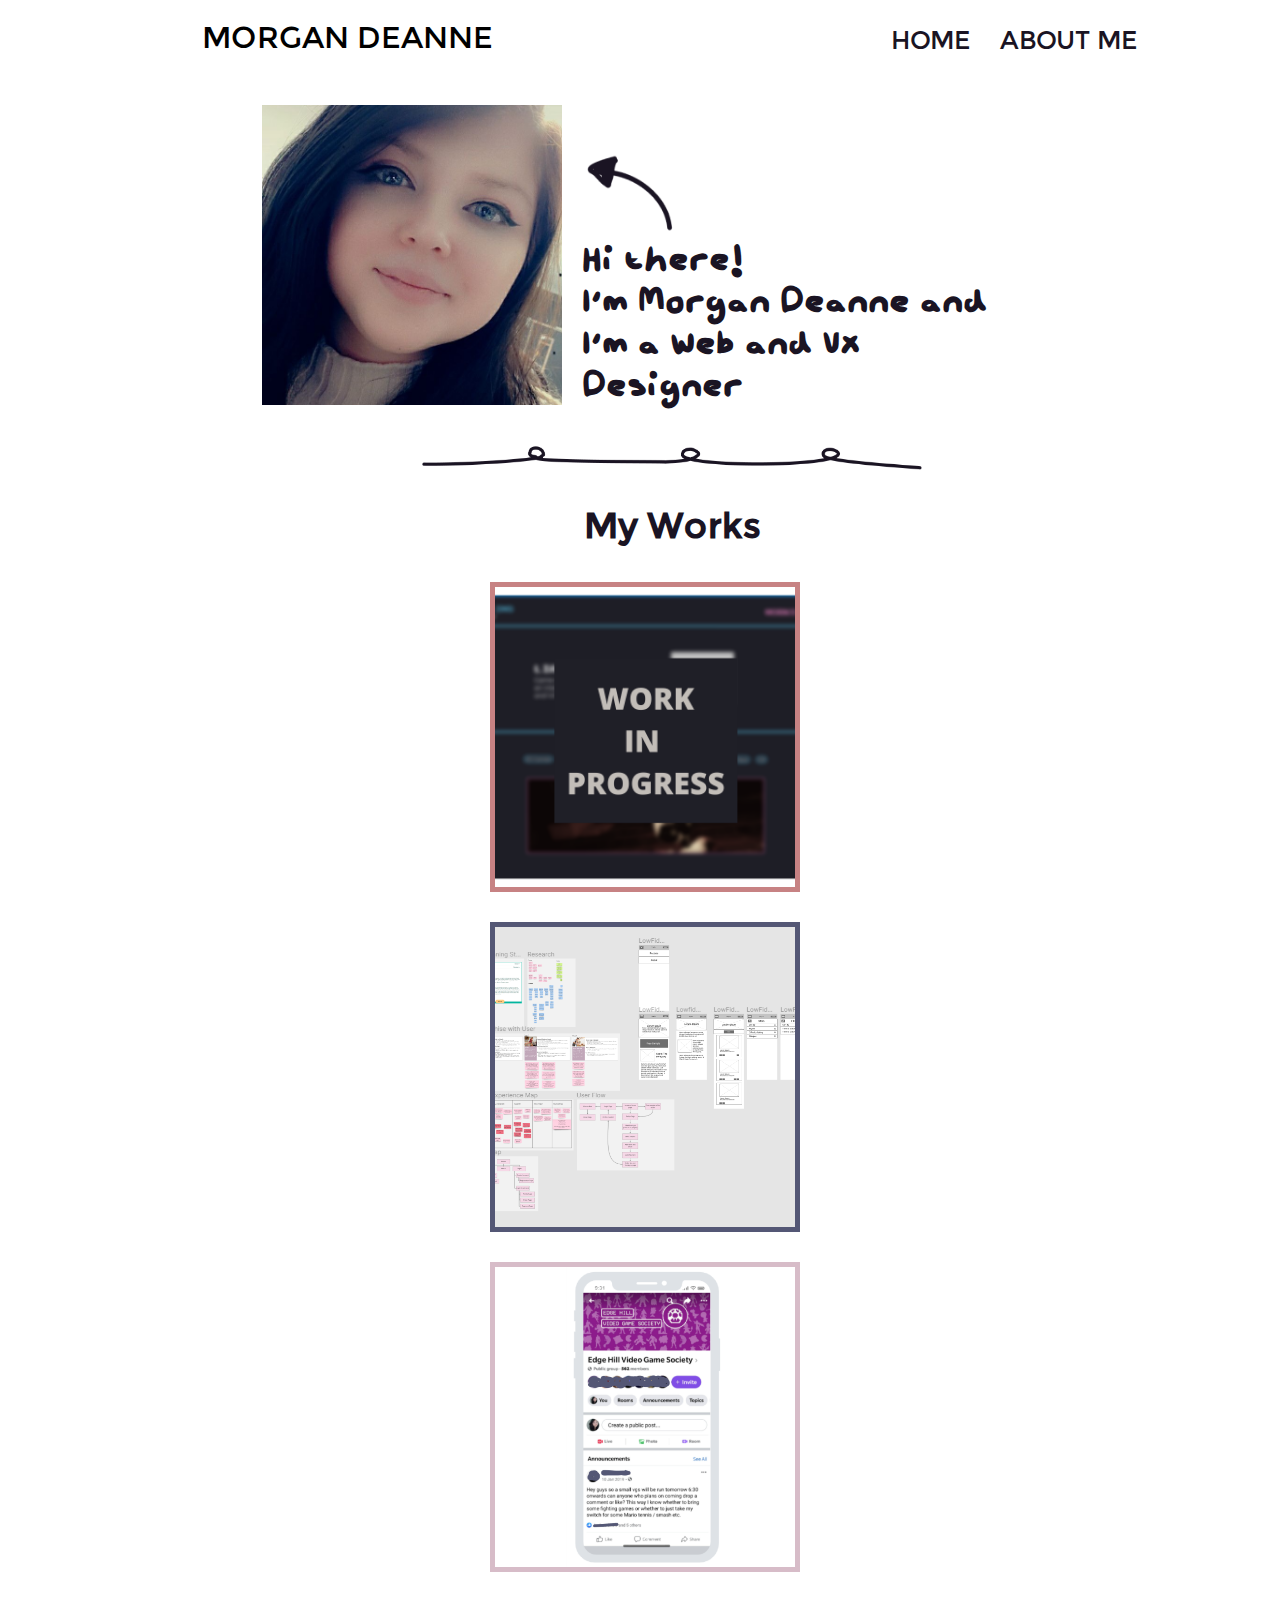
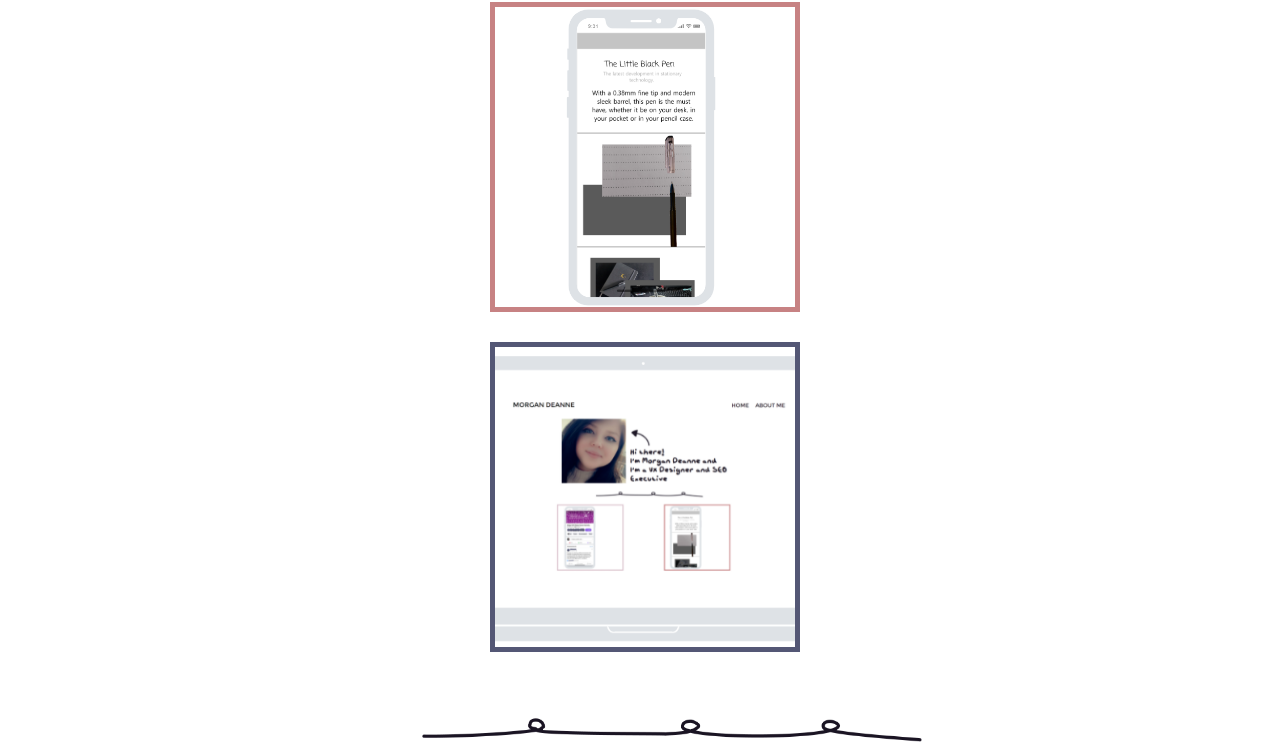
<file: index.html>
<!DOCTYPE html>
<html lang="en">
<head>
    <meta charset="UTF-8">
    <meta name="description" content="Morgan Deanne | UX Designer & SEO Specialist">
    <meta name="keywords" content="UX Designer, UX, SEO Specialist, SEO">
    <meta name="author" content="Morgan Deanne">
    <meta name="viewport" content="width=device-width, initial-scale=1.0">
    <title>Morgan Deanne | Web & UX Designer</title>

    <link rel="stylesheet" href="stylesheet.css"/>
    <link rel="stylesheet" href="layout.css"/>
</head>
<body>
    <header>
        <div id="morganDeanneLogo">MORGAN DEANNE</div>
        <nav>
            <a class="navbarLinks" href="index.html">HOME</a>
            <a class="navbarLinks" href="aboutme.html">ABOUT ME</a>
        </nav>
    </header>

    <section id="homeSummary">
        <div id="homeSummaryTop">
            <img alt="image of Morgan Deanne - A brown haired blue eyed female" id="imageHomeSummary" src="images-Home/meHome.jpg"/>
            <div id="doodleAndTextHomeSummary">
                <img alt="" id="doodleHomeSummary" src="images-Home/arrowDoodleLeftHigh.png"/>
                <h1 id="textHomeSummary" >Hi there!<br> I'm Morgan Deanne and<br> I'm a Web and UX <br>Designer</h1>
            </div>
        </div>

        <div id="homeSummaryBot"><img id="doodleDivider" src="images-Home/swirlyDivider.png"/>
        </div>
    </section>
    <section id="workCards">
        <h2>My Works</h2>
        <div id="workCardsTop">
            
            <div class="workCardWithSparkle">

                <img alt="" id="sparkle-left" class="sparkle" src="images-Home/sparkle-left.png" />

                <div id="workCardRed" class="workCard">
                    <img id="monitorMockup" class="workCardImage" alt="A website with Liam Mullins - Game Developer " src="images-Home/LiamMullins-ProfessionalPortoflioDesign1.png"/>
                    <div id="overlay-red" class="overlay">
                        <div id="1" class="workCardText">
                            <h3>Liam Mullins - Professional Portolio</h3>
                            <p>A design document for a clients portfolio and creation of the website.  </p>
                            <a href="indivdual-works/LiamMullins-ProfessionalPortfolio.html"  id="caseStudyLinkPurple">View Case Study</a>
                        </div>
                    </div>
                </div>

                <img alt="" id="sparkle-right" class="sparkle" src="images-Home/sparkle-right.png" />
            </div>
            
            <div class="workCardWithSparkle">

                <img alt="" id="sparkle-left" class="sparkle" src="images-Home/sparkle-left.png" />

                <div id="workCardPurple" class="workCard">
                    <img id="monitorMockup" class="workCardImage" alt="A Facebook Page that says Edge Hill Video Game Society. " src="images-Home/PopGut-UserExperienceDesign2.png"/>
                    <div id="overlay-purple" class="overlay">
                        <div id="1" class="workCardText">
                            <h3>PopGut - Resturant </h3>
                            <p> UX research and low fidelity prototype for a randomly generated design brief - PopGut, a new recipe box service </p>
                            <a href="indivdual-works/PopGut-UserExperienceResearch.html" id="caseStudyLinkRed">View Case Study</a>
                        </div>
                    </div>
                </div>

                <img alt=""id="sparkle-right" class="sparkle" src="images-Home/sparkle-right.png" />
            </div>

            <div class="workCardWithSparkle">

                <img alt="" id="sparkle-left" class="sparkle" src="images-Home/sparkle-left.png" />

                <div id="workCardPink" class="workCard">
                    <img class="workCardImage" alt="A Facebook Page that says Edge Hill Video Game Society. " src="images-Home/VGS-GraphicDesign-MobileMockup.png"/>
                    <div id="overlay-pink" class="overlay">
                        <div id="1" class="workCardText">
                            <h3>VGS Banner/Logo Redesign</h3>
                            <p>A redesign of the Edge Hill Video Game society logo for socials </p>
                            <a href="indivdual-works/VGS%20-%20GraphicDesign.html" id="caseStudyLinkRed">View Case Study</a>
                        </div>
                    </div>
                </div>

                <img alt=""id="sparkle-right" class="sparkle" src="images-Home/sparkle-right.png" />
            </div>
            
            <div class="workCardWithSparkle">

                <img alt="" id="sparkle-left" class="sparkle" src="images-Home/sparkle-left.png" />

                <div id="workCardRed" class="workCard">
                    <img class="workCardImage" alt="A website on it that says Little Black Pen. " src="images-Home/LBP-MotionDesign-MobileMockup.png"/>
                    <div id="overlay-red" class="overlay">
                        <div id="1" class="workCardText">
                            <h3>Little Black Pen Motion Design</h3>
                            <p>A research into motion design with products.  </p>
                            <a href="indivdual-works/LBP%20-%20MotionDesign.html"  id="caseStudyLinkPurple">View Case Study</a>
                        </div>
                    </div>
                </div>

                <img alt="" id="sparkle-right" class="sparkle" src="images-Home/sparkle-right.png" />
            </div>
            
            <div class="workCardWithSparkle">

                <img id="sparkle-left" class="sparkle" src="images-Home/sparkle-left.png" />

                <div id="workCardPurple" class="workCard">
                    <img id="monitorMockup" class="workCardImage" alt="A website on it that says Morgan Deanne. " src="images-Home/PortfolioMockUp.png"/>
                    <div id="overlay-purple" class="overlay">
                        <div id="1" class="workCardText">
                            <h3>This Portfolio</h3>
                            <p>Want to know my thought process behind this portfolio website? Check the link below!  </p>
                            <a href="indivdual-works/Portfolio.html" id="caseStudyLinkPurple">View Case Study</a>
                        </div>
                    </div>
                </div>

                <img id="sparkle-right" class="sparkle" src="images-Home/sparkle-right.png" />
            </div>

        </div>

        <div id="workCardsBot">
            <img alt="" id="doodleDivider" src="images-Home/swirlyDivider.png"/>
        </div>
    </section>


</body>
</html>
</file>
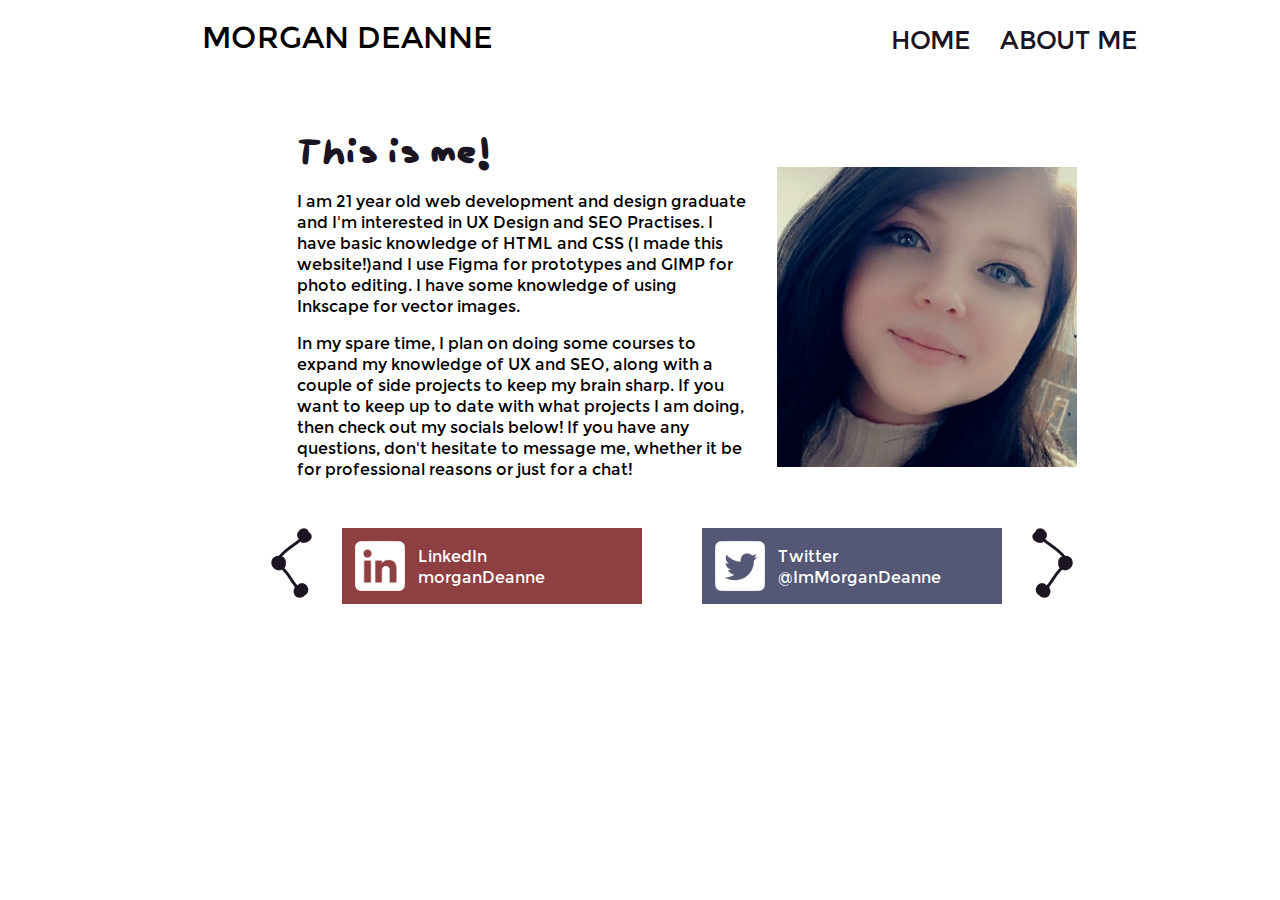
<file: aboutme.html>
<!DOCTYPE html>
<html lang="en"s>
<head>
    <meta charset="UTF-8">
    <meta name="description" content="Morgan Deanne | UX Designer & SEO Specialist">
    <meta name="keywords" content="UX Designer, UX, SEO Specialist, SEO">
    <meta name="author" content="Morgan Deanne">
    <meta name="viewport" content="width=device-width, initial-scale=1.0">
    <title>Morgan Deanne | Web & UX Designer</title>
    
    <link rel="stylesheet" href="stylesheet.css"/>
    <link rel="stylesheet" href="layout.css"/>
</head>
<body>
    <header>
        <div id="morganDeanneLogo">MORGAN DEANNE</div>
        <nav>
            <a class="navbarLinks" href="index.html">HOME</a>
            <a class="navbarLinks" href="aboutme.html">ABOUT ME</a>
        </nav>
    </header>
    
    <section id="aboutmeSummary">
        <div id="aboutmeSummaryTop">
            <div id="aboutmeText">
                <h1 id="textHomeSummary" >This is me!</h1>
                <p>I am 21 year old web development and design graduate and I'm interested in UX Design and SEO Practises. I have basic knowledge of HTML and CSS (I made this website!)and I use Figma for prototypes and GIMP for photo editing. I have some knowledge of using Inkscape for vector images. </p>
                <p>In my spare time, I plan on doing some courses to expand my knowledge  of UX and SEO, along with a couple of side projects to keep my brain sharp. If you want to keep up to date with what projects I am doing, then check out my socials below! If you have any questions, don't hesitate to message me, whether it be for professional reasons or just for a chat! </p>
            </div>
            <img alt="image of Morgan Deanne - A brown haired blue eyed female" id="aboutmeImage" src="images-Home/meHome.jpg"/>
        </div>
    </section>
    
    <section id="aboutmeSocials">
        <img alt="" class="shareDoodle" src="images-Home/shareDoodle-left.png" />
        <div id="socialCardRed" class="socialCard">
            <a href="https://www.linkedin.com/in/morgan-deanne/">
            <img alt="LinkedIn Logo" class="socialImage" src="images-Home/linkedin-logo.png"/>
            <div id="socialCardText">
                <p id="socialCardTitle">LinkedIn</p>
                <p id="socialCardTag">morganDeanne</p>
            </div>
            </a>
        </div>
        <div id="socialCardPurple" class="socialCard">
            <a href="https://twitter.com/ImMorganDeanne">
            <img alt="LinkedIn Logo" class="socialImage" src="images-Home/twitter-logo.png"/>
            <div id="socialCardText">
                <p id="socialCardTitle">Twitter</p>
                <p id="socialCardTag">@ImMorganDeanne</p>
            </div>
            </a>
        </div>
        <img alt="" class="shareDoodle" src="images-Home/shareDoodle-right.png" />
    </section>
    

</body>
</html>
</file>
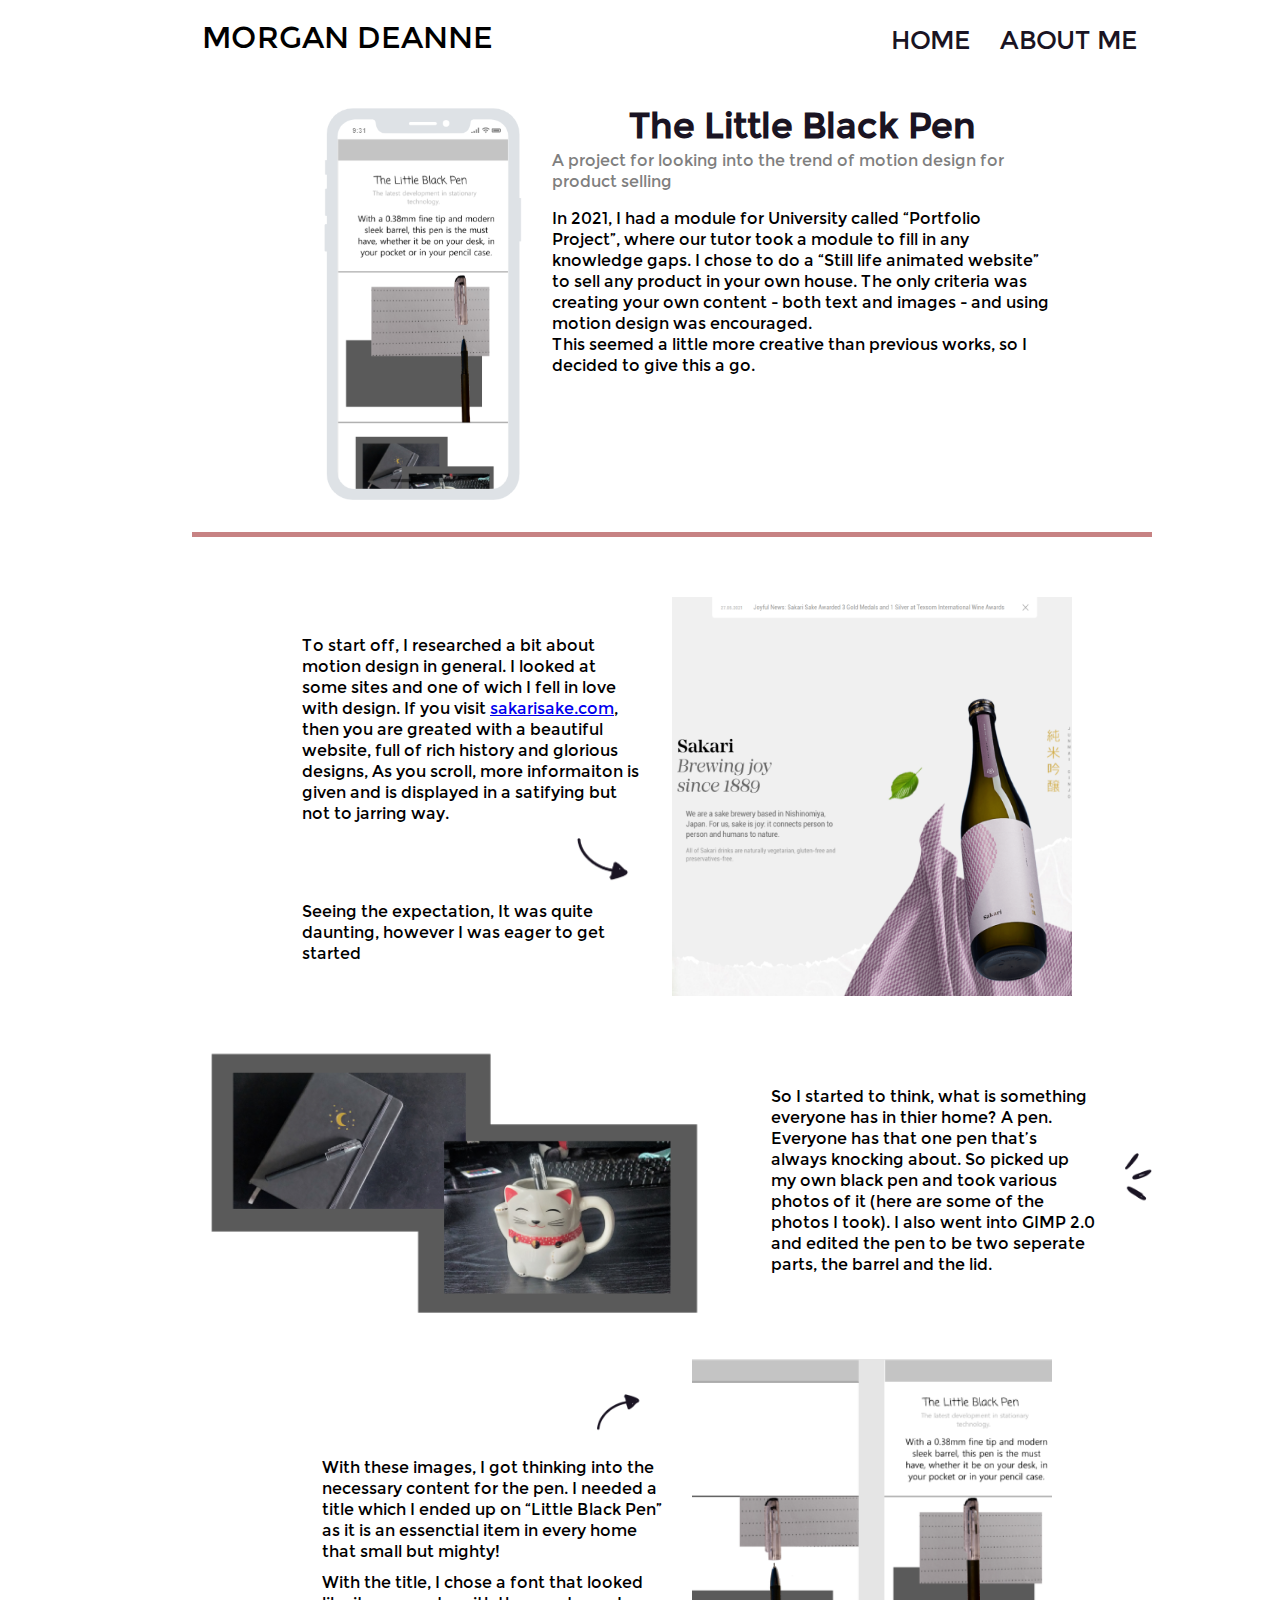
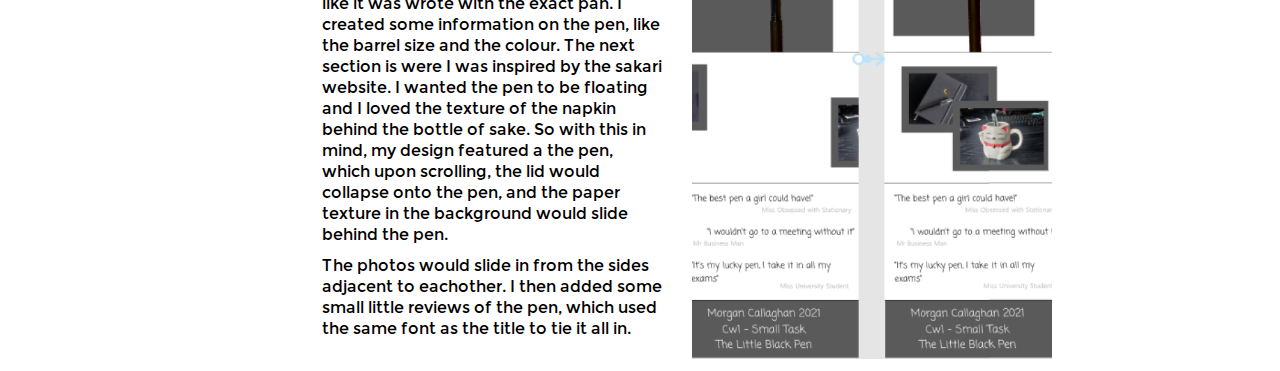
<file: indivdual-works/LBP - MotionDesign.html>
<!DOCTYPE html>
<html lang="en">
<head>
    <meta charset="UTF-8">
    <meta name="description" content="Morgan Deanne | LBP Motion Design">
    <meta name="keywords" content="Motion design">
    <meta name="author" content="Morgan Deanne">
    <meta name="viewport" content="width=device-width, initial-scale=1.0">
    <title>Morgan Deanne | LBP Motion Design</title>
    
    <link rel="stylesheet" href="../stylesheet.css"/>
    <link rel="stylesheet" href="../layout.css"/>
</head>
    
<body>
    
    <header>
        <div id="morganDeanneLogo">MORGAN DEANNE</div>
        <nav>
            <a class="navbarLinks" href="../index.html">HOME</a>
            <a class="navbarLinks" href="../aboutme.html">ABOUT ME</a>
        </nav>
    </header>
    
    <section id="indivWorkTopRed" class="indivWorkTop">
        <img alt="" id="indivWorksImage" src="../images-Home/LBP-MotionDesign-MobileMockup.png"/>
        <div class="indivWorksDesc">
            <h2>The Little Black Pen</h2>
            <p id="subtext">A project for looking into the trend of motion design for product selling</p>
            <p>In 2021, I had a module for University called “Portfolio Project”, where our tutor took a module to fill in any knowledge gaps. I chose to do a “Still life animated website” to sell any product in your own house. The only criteria was creating your own content - both text and images - and using motion design was encouraged. <br/> This seemed a little more creative than previous works, so I decided to give this a go.</p>
        </div>  
        
    </section>
    
    <section id="indivWorkBotRed" class="indivWorkBot">
        
        <div class="indivWorkSection">
            <div class="indivWorkText" id="indivWorkText1">
                <p>To start off, I researched a bit about motion design in general. I looked at some sites and one of wich I fell in love with design. If you visit <a href="https://sakarisake.com/">sakarisake.com</a>, then you are greated with a beautiful website, full of rich history and glorious designs, As you scroll, more informaiton is given and is displayed in a satifying but not to jarring way.</p>
                <img alt="" id="IndivWorkArrow1" src="../images-Home/arrowDoodleRightLow.png"/>
                <p>Seeing the expectation, It was quite daunting, however I was eager to get started</p>
            </div>
            <img alt="Screenshot of Sakari Sake site" id="LBPImage1" src="../images-Home/LBP-MotionDesign-1.png"/>
        </div>
        <div id="section2" class="indivWorkSection">
            <img alt="Two pictures of a pen on a book and a pen in a jar" id="LBPImage2" src="../images-Home/LBP-MotionDesign-2.png"/>
            <div class="indivWorkText" id="indivWorkText2">
                <p>So I started to think, what is something everyone has in thier home? A pen. Everyone has that one pen that’s always knocking about. So picked up my own black pen and took various photos of it (here are some of the photos I took). I also went into GIMP 2.0 and edited the pen to be two seperate parts, the barrel and the lid. </p>
            </div>
            <img alt="" id="IndivWorkSparkle1" src="../images-Home/sparkle-right.png"/>
            
        </div>
        <div id="section2" class="indivWorkSection">
            <div class="indivWorkText" id="indivWorkText2">
                <img alt="" id="indivWorkArrow2" src="../images-Home/arrowDoodleRightHigh.png"/>
                <p>With these images, I got thinking into the necessary content for the pen. I needed a title which I ended up on “Little Black Pen” as it is an essenctial item in every home that small but mighty!</p> 
                <p> With the title, I chose a font that looked like it was wrote with the exact pan. I created some information on the pen, like the barrel size and the colour. The next section is were I was inspired by the sakari website. I wanted the pen to be floating and I loved the texture of the napkin behind the bottle of sake. So with this in mind, my design featured a the pen, which upon scrolling, the lid would collapse onto the pen, and the paper texture in the background would slide behind the pen. </p> 
                <p> The photos would slide in from the sides adjacent to eachother. I then added some small little reviews of the pen, which used the same font as the title to tie it all in. </p>
            </div>
            <img alt="2 Figma mockups, one with pen cap off and one with it on" id="LBPImage3" src="../images-Home/LBP-MotionDesign-3.png"/>
        </div>
        
        

    
    </section>
    
</body>
</file>
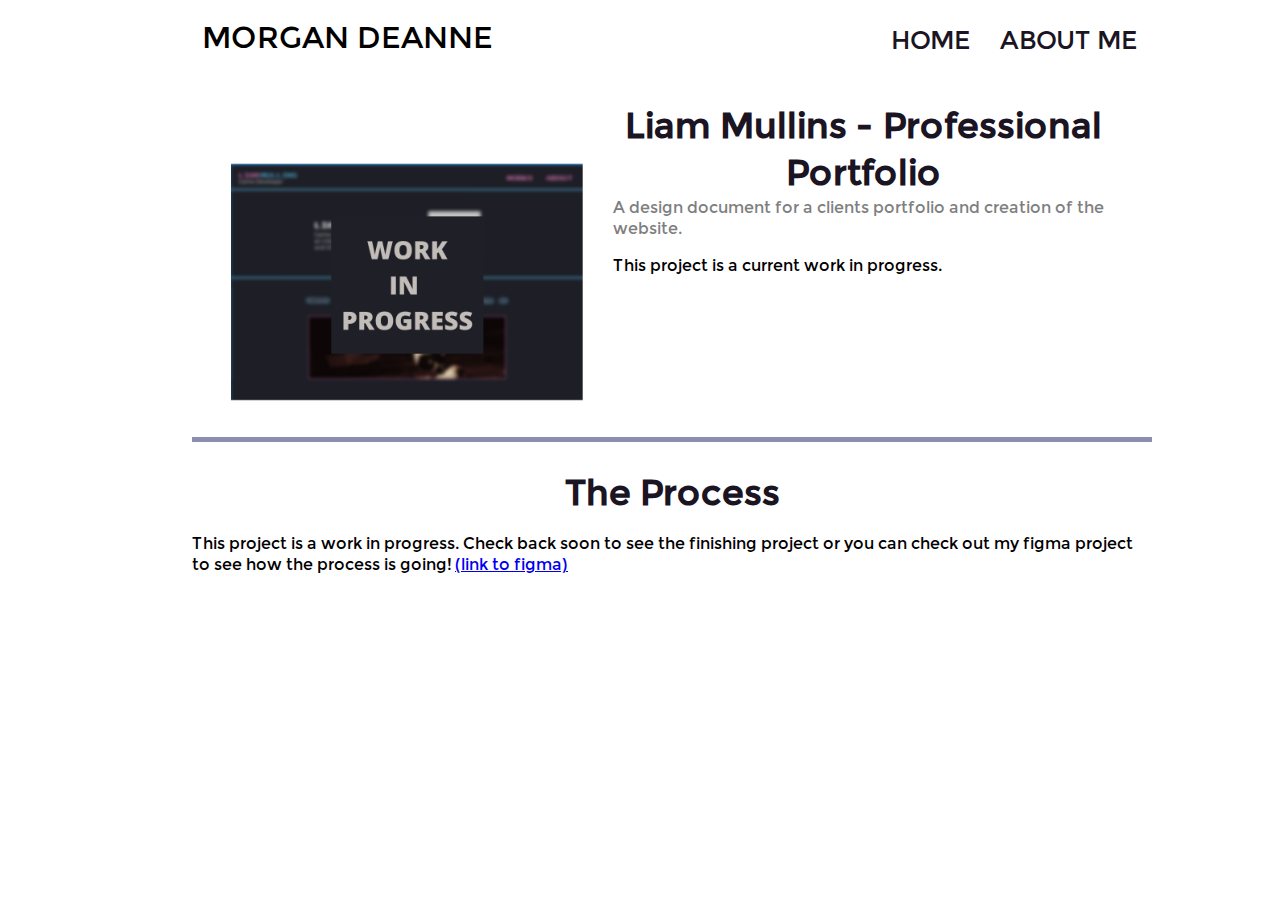
<file: indivdual-works/LiamMullins-ProfessionalPortfolio.html>
<!DOCTYPE html>
<html lang="en">
<head>
    <meta charset="UTF-8">
    <meta name="description" content="Morgan Deanne | VGS Graphic Design">
    <meta name="keywords" content="graphic design">
    <meta name="author" content="Morgan Deanne">
    <meta name="viewport" content="width=device-width, initial-scale=1.0">
    <title>Morgan Deanne | Portfolio Design</title>
    
    <link rel="stylesheet" href="../stylesheet.css"/>
    <link rel="stylesheet" href="../layout.css"/>
</head>
    
<body>
    
    <header>
        <div id="morganDeanneLogo">MORGAN DEANNE</div>
        <nav>
            <a class="navbarLinks" href="../index.html">HOME</a>
            <a class="navbarLinks" href="../aboutme.html">ABOUT ME</a>
        </nav>
    </header>
    <main>
    
    <section id="indivWorkTopPurple" class="indivWorkTop">
        <img id="indivWorksImageMonitor" src="../images-Home/LiamMullins-ProfessionalPortoflioDesign1.png"/>
        <div class="indivWorksDesc">
            <h2>Liam Mullins - Professional Portfolio</h2>
            <p id="subtext">A design document for a clients portfolio and creation of the website. </p>
            <p>This project is a current work in progress.</p>
        </div>  
        
    </section>
    
    <section id="indivWorkBotPink" class="indivWorkBot">
        <h2>The Process</h2>
        <p>This project is a work in progress. Check back soon to see the finishing project or you can check out my figma project to see how the process is going! <a href="https://www.figma.com/file/IHCTxDqx9bR1xfNcHHdszo/LiamMullins-Portfolio?node-id=0%3A1">(link to figma)</a></p>
        

        
        

    
    </section>
    </main>
</body>
</file>
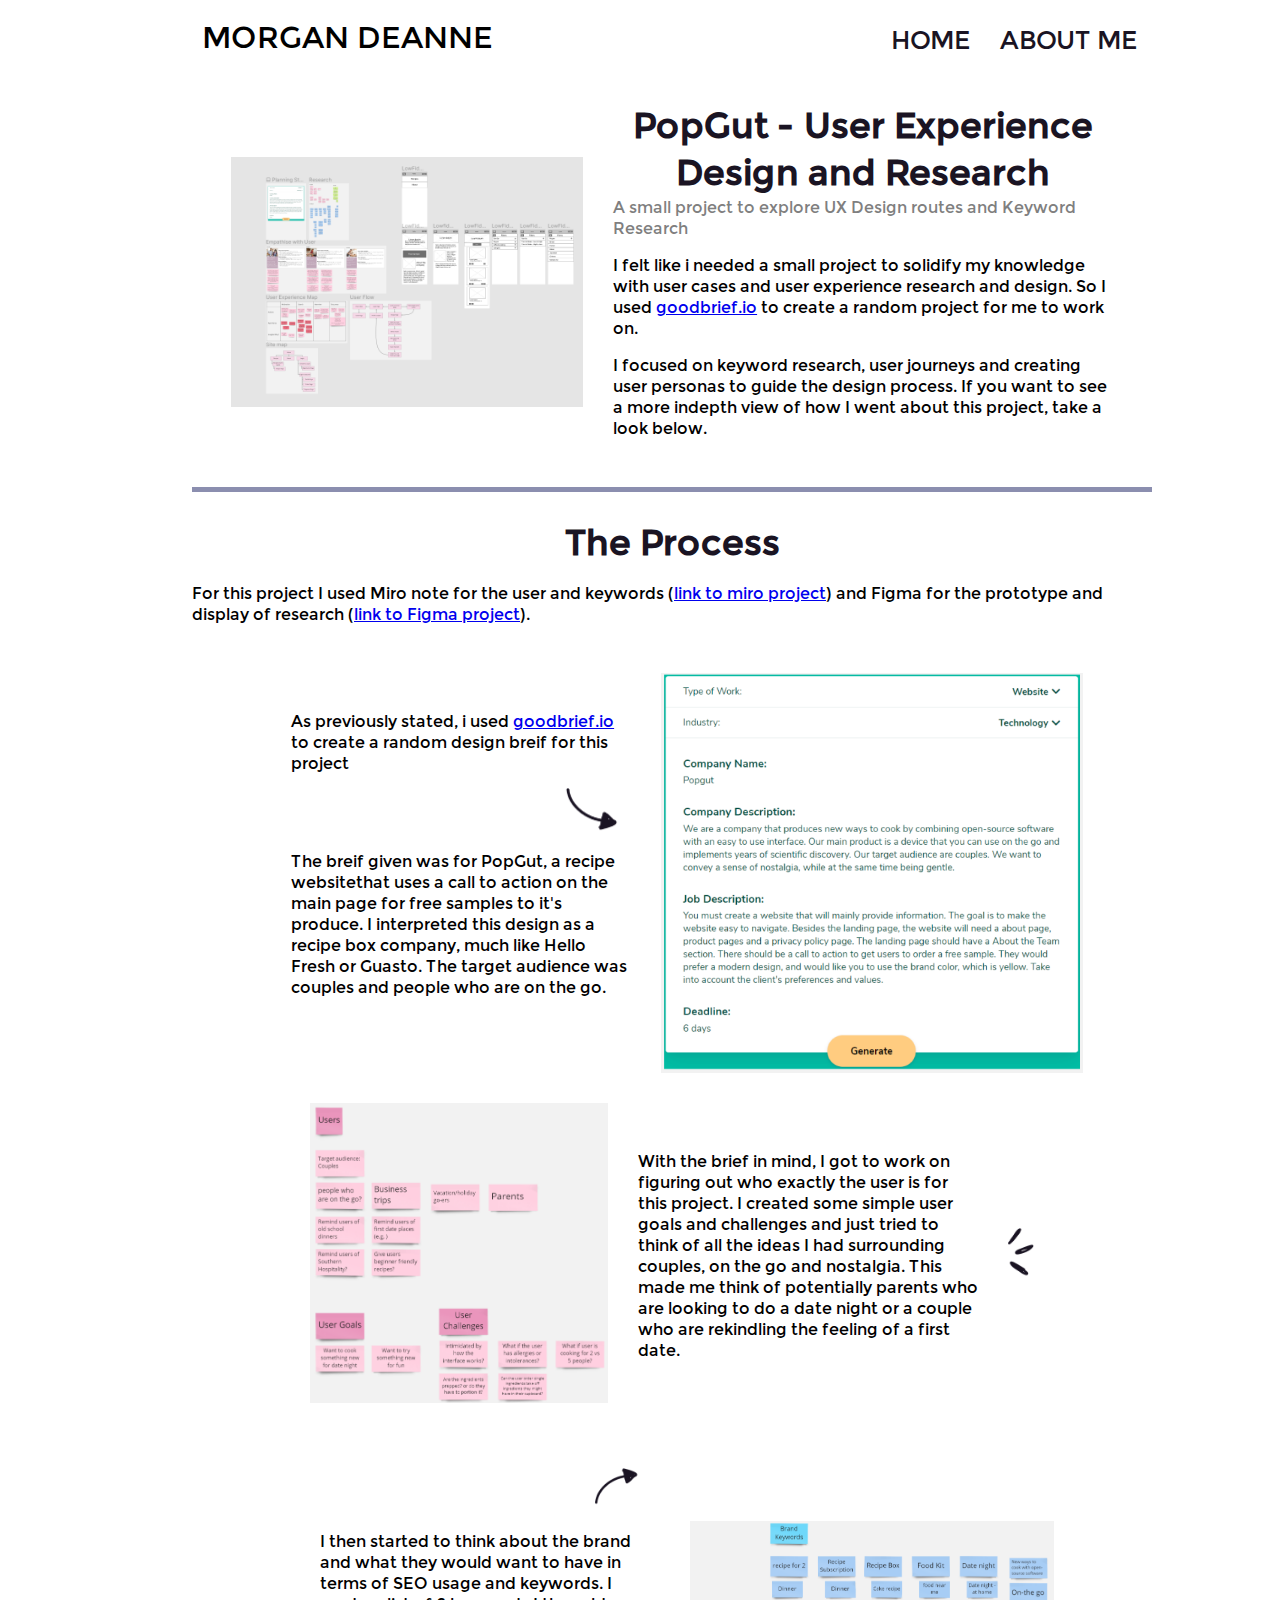
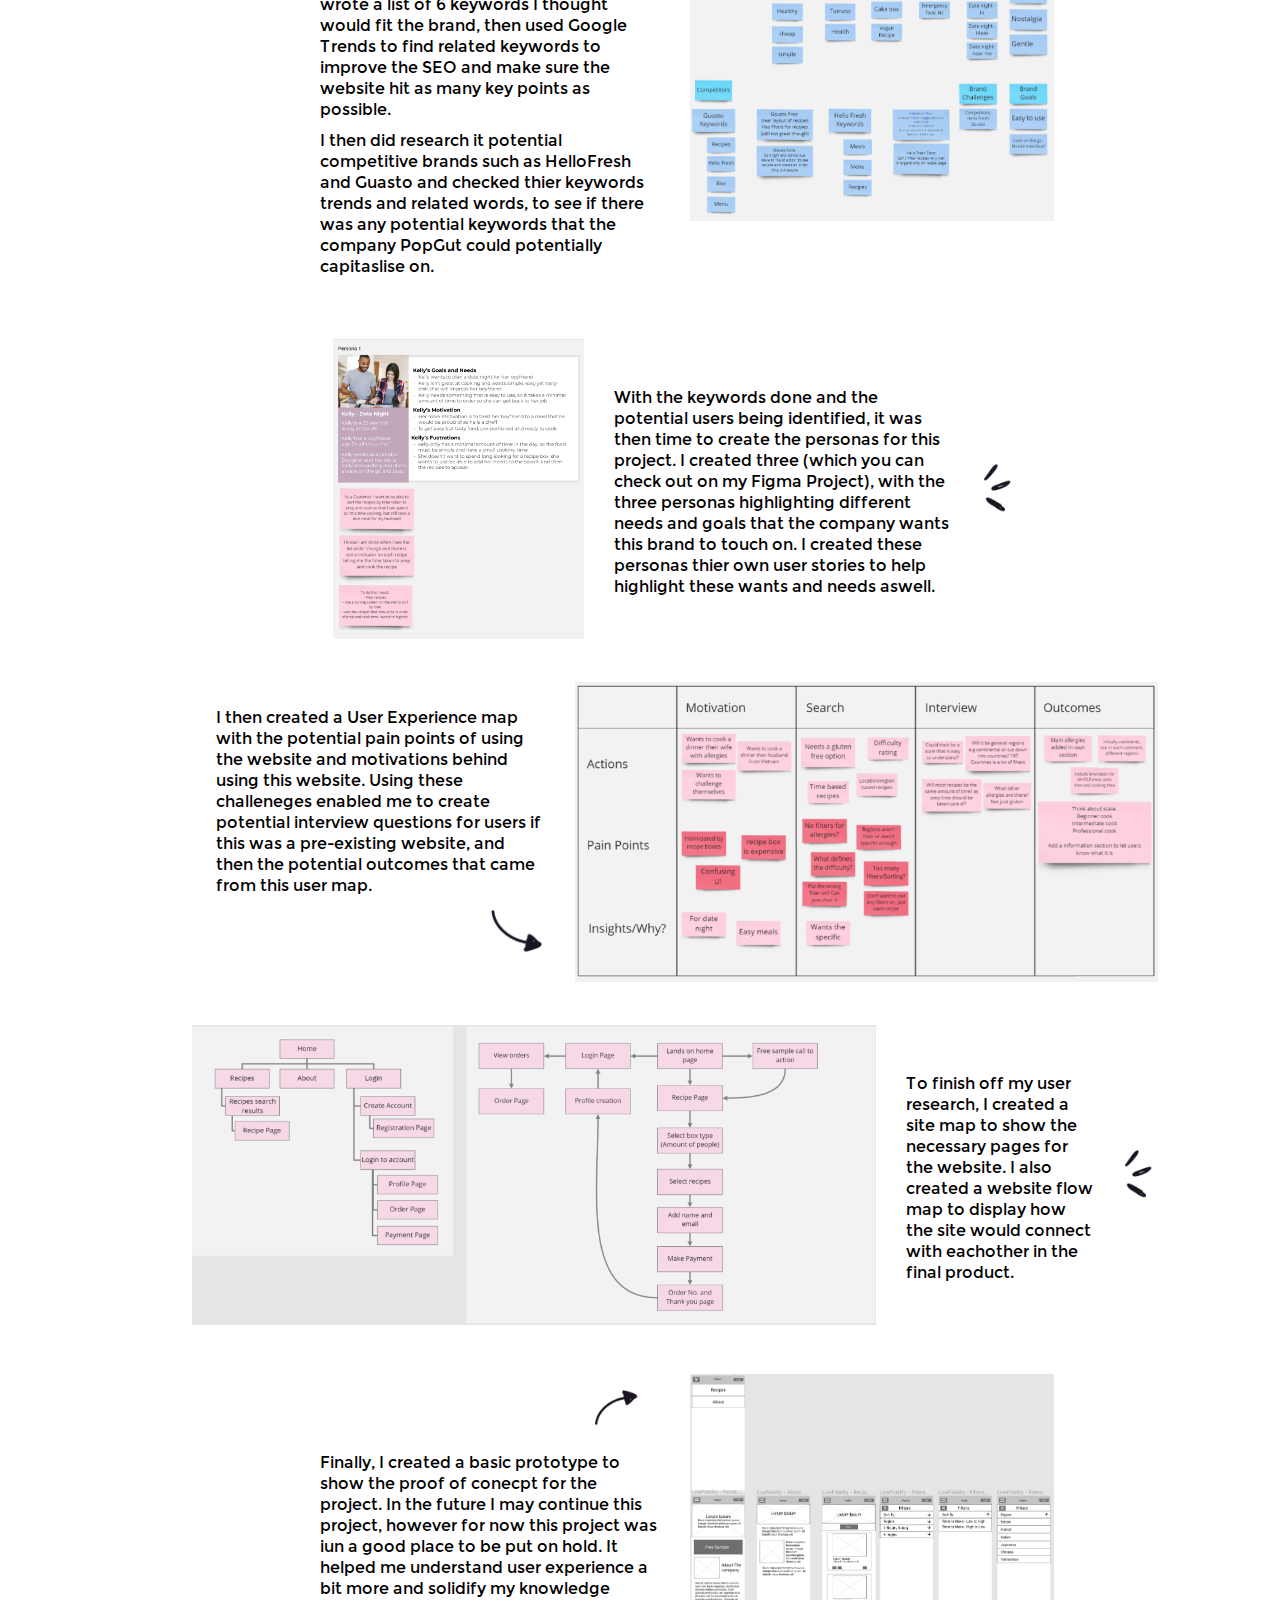
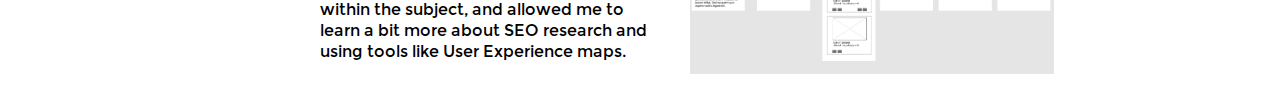
<file: indivdual-works/PopGut-UserExperienceResearch.html>
<!DOCTYPE html>
<html lang="en">
<head>
    <meta charset="UTF-8">
    <meta name="description" content="Morgan Deanne | VGS Graphic Design">
    <meta name="keywords" content="graphic design">
    <meta name="author" content="Morgan Deanne">
    <meta name="viewport" content="width=device-width, initial-scale=1.0">
    <title>Morgan Deanne | PopGut - User Experience Design and ResearcS</title>
    
    <link rel="stylesheet" href="../stylesheet.css"/>
    <link rel="stylesheet" href="../layout.css"/>
</head>
    
<body>
    
    <header>
        <div id="morganDeanneLogo">MORGAN DEANNE</div>
        <nav>
            <a class="navbarLinks" href="../index.html">HOME</a>
            <a class="navbarLinks" href="../aboutme.html">ABOUT ME</a>
        </nav>
    </header>
    <main>
    
    <section id="indivWorkTopPurple" class="indivWorkTop">
        <img id="indivWorksImageMonitor" src="../images-Home/PopGut-UserExperienceDesign2.png"/>
        <div class="indivWorksDesc">
            <h2>PopGut - User Experience Design and Research</h2>
            <p id="subtext"> A small project to explore UX Design routes and Keyword Research  </p>
            <p>I felt like i needed a small project to solidify my knowledge with user cases and user experience research and design. So I used <a href="https://goodbrief.io/">goodbrief.io</a> to create a random project for me to work on. </p> <p> I focused on keyword research, user journeys and creating user personas to guide the design process. If you want to see a more indepth view of how I went about this project, take a look below.</p>
            
        </div>  
        
    </section>
    
    <section id="indivWorkBotRed" class="indivWorkBot">
        <h2>The Process</h2>
        <p>For this project I used Miro note for the user and keywords (<a href="https://miro.com/welcomeonboard/MUlJbnRMZDlOZ01VcDdGTUZxODduVlJacUE0WGJpSmdqcGlUYmY0V01pVGNnQlBmTVRQeWU5bXM3VVBFMnFjeHwzMDc0NDU3MzYwOTYzMDMwNzYw?invite_link_id=957162798905">link to miro project</a>) and Figma for the prototype and display of research (<a href="https://www.figma.com/file/zkVP7aThdfOxjGobuEGYrC/Popgut?node-id=0%3A1">link to Figma project</a>).</p>
        <div class="indivWorkSection">
            <div class="indivWorkText" id="indivWorkText1">
                <p>As previously stated, i used <a href="https://goodbrief.io/">goodbrief.io</a> to create a random design breif for this project</p>
                <img alt="" id="IndivWorkArrow1" src="../images-Home/arrowDoodleRightLow.png"/>
                <p>The breif given was for PopGut, a recipe websitethat uses a call to action on the main page for free samples to it's produce. I interpreted this design as a recipe box company, much like Hello Fresh or Guasto. The target audience was couples and people who are on the go. </p>
            </div>
            <img alt="An image of the explained brief, with the company name, description and what the job wants from the project." id="PortfolioImage1" src="../images-Home/PopGut-UserExperienceDesign-image1.png"/>
        </div>
        <div id="section2" class="indivWorkSection">
            <img alt="" id="PortfolioImage2" src="../images-Home/PopGut-UserExperienceDesign-image2.png"/>
            <div class="indivWorkText" id="indivWorkText2">
                <p>With the brief in mind, I got to work on figuring out who exactly the user is for this project. I created some simple user goals and challenges and just tried to think of all the ideas I had surrounding couples, on the go and nostalgia. This made me think of potentially parents who are looking to do a date night or a couple who are rekindling the feeling of a first date. </p>
            </div>
            <img alt="" id="IndivWorkSparkle1" src="../images-Home/sparkle-right.png"/>
            
        </div>
        <div id="section3" class="indivWorkSection">
            <div class="indivWorkText" id="indivWorkText2">
                <img id="indivWorkArrow2" src="../images-Home/arrowDoodleRightHigh.png"/>
                <p>I then started to think about the brand and what they would want to have in terms of SEO usage and keywords. I wrote a list of 6 keywords I thought would fit the brand, then used Google Trends to find related keywords to improve the SEO and make sure the website hit as many key points as possible.</p>
                <p> I then did research it potential competitive brands such as HelloFresh and Guasto and checked thier keywords trends and related words, to see if there was any potential keywords that the company PopGut could potentially capitaslise on.  </p>
            </div>
            <img id="PortfolioImage3" src="../images-Home/PopGut-UserExperienceDesign-image3.png"/>
        </div>
        <div id="section4" class="indivWorkSection">
            <img id="PortfolioImage3" src="../images-Home/PopGut-UserExperienceDesign-image5.png"/>
            <div class="indivWorkText" id="indivWorkText2">
                <p>With the keywords done and the potential users being identified, it was then time to create the personas for this project. I created three (which you can check out on my Figma Project), with the three personas highlighting different needs and goals that the company wants this brand to touch on. I created these personas thier own user stories to help highlight these wants and needs aswell.</p>
            </div>
            <img alt="" id="IndivWorkSparkle1" src="../images-Home/sparkle-right.png"/>
            
        </div>
        
        <div id="section5" class="indivWorkSection">
            <div class="indivWorkText" id="indivWorkText1">
                <p>I then created a User Experience map with the potential pain points of using the website and motivations behind using this website. Using these challeneges enabled me to create potential interview questions for users if this was a pre-existing website, and then the potential outcomes that came from this user map. </p>
                <img alt="" id="IndivWorkArrow1" src="../images-Home/arrowDoodleRightLow.png"/>
            </div>
            <img alt="" id="PortfolioImage2" src="../images-Home/PopGut-UserExperienceDesign-image6.png"/>
        </div>
        
        <div id="section6" class="indivWorkSection">
            <img id="PortfolioImage2" src="../images-Home/PopGut-UserExperienceDesign-image7.png"/>
            <div class="indivWorkText" id="indivWorkText2">
                <p>To finish off my user research, I created a site map to show the necessary pages for the website. I also created a website flow map to display how the site would connect with eachother in the final product.</p>
            </div>
            <img alt="" id="IndivWorkSparkle1" src="../images-Home/sparkle-right.png"/>
            
        </div>
        
        <div id="section7" class="indivWorkSection">
            <div class="indivWorkText" id="indivWorkText2">
                <img id="indivWorkArrow2" src="../images-Home/arrowDoodleRightHigh.png"/>
                <p>Finally, I created a basic prototype to show the proof of conecpt for the project. In the future I may continue this project, however for now this project was iun a good place to be put on hold. It helped me understand user experience a bit more and solidify my knowledge within the subject, and allowed me to learn a bit more about SEO research and using tools like User Experience maps.</p>
            </div>
            <img id="PortfolioImage3" src="../images-Home/PopGut-UserExperienceDesign-image8.png"/>
        </div>
        

    
    </section>
    </main>
</body>
</file>
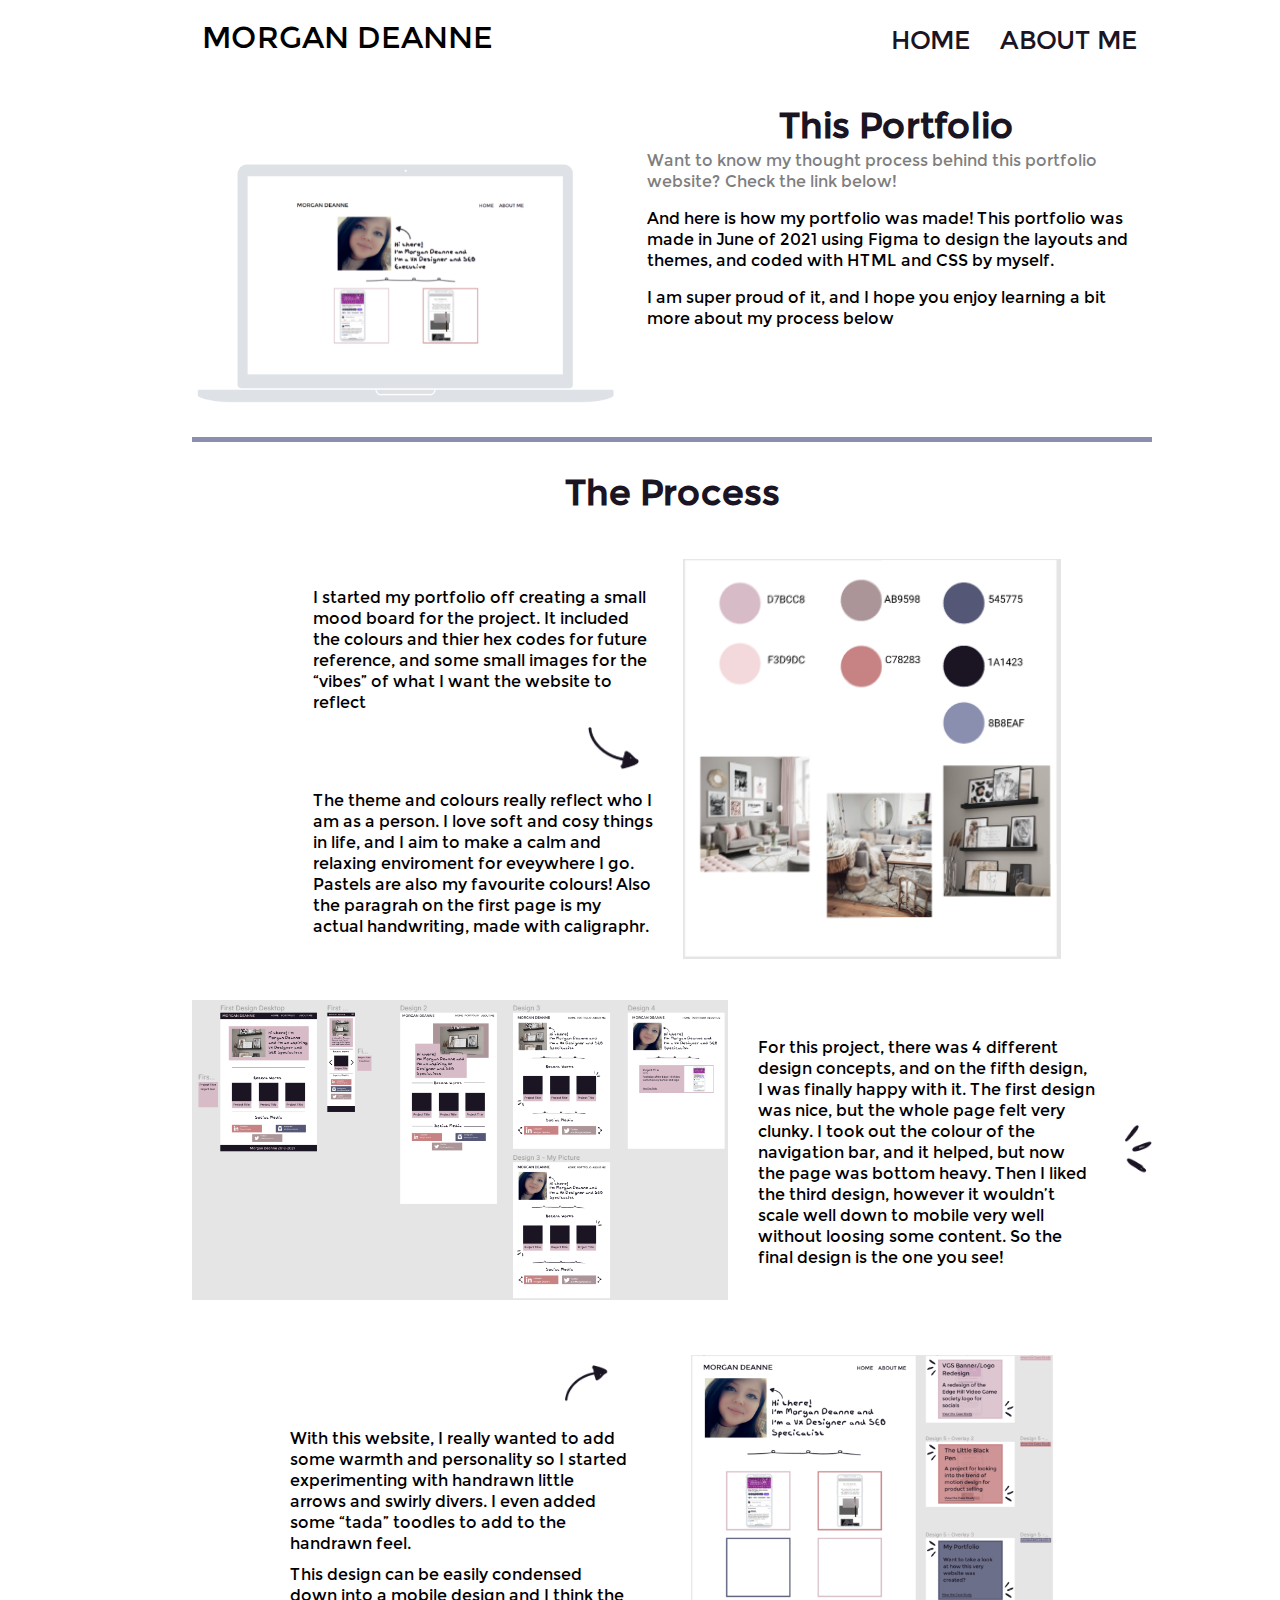
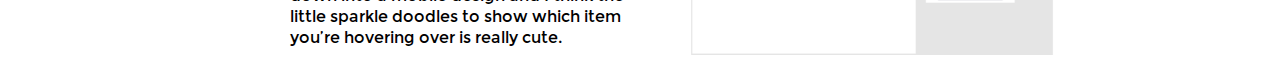
<file: indivdual-works/Portfolio.html>
<!DOCTYPE html>
<html lang="en">
<head>
    <meta charset="UTF-8">
    <meta name="description" content="Morgan Deanne | VGS Graphic Design">
    <meta name="keywords" content="graphic design">
    <meta name="author" content="Morgan Deanne">
    <meta name="viewport" content="width=device-width, initial-scale=1.0">
    <title>Morgan Deanne | Portfolio Design</title>
    
    <link rel="stylesheet" href="../stylesheet.css"/>
    <link rel="stylesheet" href="../layout.css"/>
</head>
    
<body>
    
    <header>
        <div id="morganDeanneLogo">MORGAN DEANNE</div>
        <nav>
            <a class="navbarLinks" href="../index.html">HOME</a>
            <a class="navbarLinks" href="../aboutme.html">ABOUT ME</a>
        </nav>
    </header>
    <main>
    
    <section id="indivWorkTopPurple" class="indivWorkTop">
        <img id="indivWorksImageMonitor" src="../images-Home/PortfolioMockUp.png"/>
        <div class="indivWorksDesc">
            <h2>This Portfolio</h2>
            <p id="subtext">Want to know my thought process behind this portfolio website? Check the link below! </p>
            <p>And here is how my portfolio was made! This portfolio was made in June of 2021 using Figma to design the layouts and themes, and coded with HTML and CSS by myself. </p> <p> I am super proud of it, and I hope you enjoy learning a bit more about my process below</p>
        </div>  
        
    </section>
    
    <section id="indivWorkBotPink" class="indivWorkBot">
        <h2>The Process</h2>
        <div class="indivWorkSection">
            <div class="indivWorkText" id="indivWorkText1">
                <p>I started my portfolio off creating a small mood board for the project. It included the colours and thier hex codes for future reference, and some small images for the “vibes” of what I want the website to reflect</p>
                <img alt="" id="IndivWorkArrow1" src="../images-Home/arrowDoodleRightLow.png"/>
                <p>The theme and colours really reflect who I am as a person. I love soft and cosy things in life, and I aim to make a calm and relaxing enviroment for eveywhere I go. Pastels are also my favourite colours!
                Also the paragrah on the first page is my actual handwriting, made with caligraphr.</p>
            </div>
            <img alt="Story Board with 7 Colour swatches and 3 photo images" id="PortfolioImage1" src="../images-Home/PortfolioImage-1.png"/>
        </div>
        <div id="section2" class="indivWorkSection">
            <img alt="" id="PortfolioImage2" src="../images-Home/PortfolioImage-2.png"/>
            <div class="indivWorkText" id="indivWorkText2">
                <p>For this project, there was 4 different design concepts, and on the fifth design, I was finally happy with it. 
                    The first design was nice, but the whole page felt very clunky. I took out the colour of the navigation bar, and it helped, but now the page was bottom heavy. Then I liked the third design, however it wouldn’t scale well down to mobile very well without loosing some content. So the final design is the one you see!</p>
            </div>
            <img alt="" id="IndivWorkSparkle1" src="../images-Home/sparkle-right.png"/>
            
        </div>
        <div id="section3" class="indivWorkSection">
            <div class="indivWorkText" id="indivWorkText2">
                <img id="indivWorkArrow2" src="../images-Home/arrowDoodleRightHigh.png"/>
                <p>With this website, I really wanted to add some warmth and personality so I started experimenting with handrawn little arrows and swirly divers. I even added some “tada” toodles to add to the handrawn feel. </p>
                <p> This design can be easily condensed down into a mobile design and I think the little sparkle doodles to show which item you’re hovering over is really cute. </p>
            </div>
            <img id="PortfolioImage3" src="../images-Home/PortfolioImage-3.png"/>
        </div>
        
        

    
    </section>
    </main>
</body>
</file>
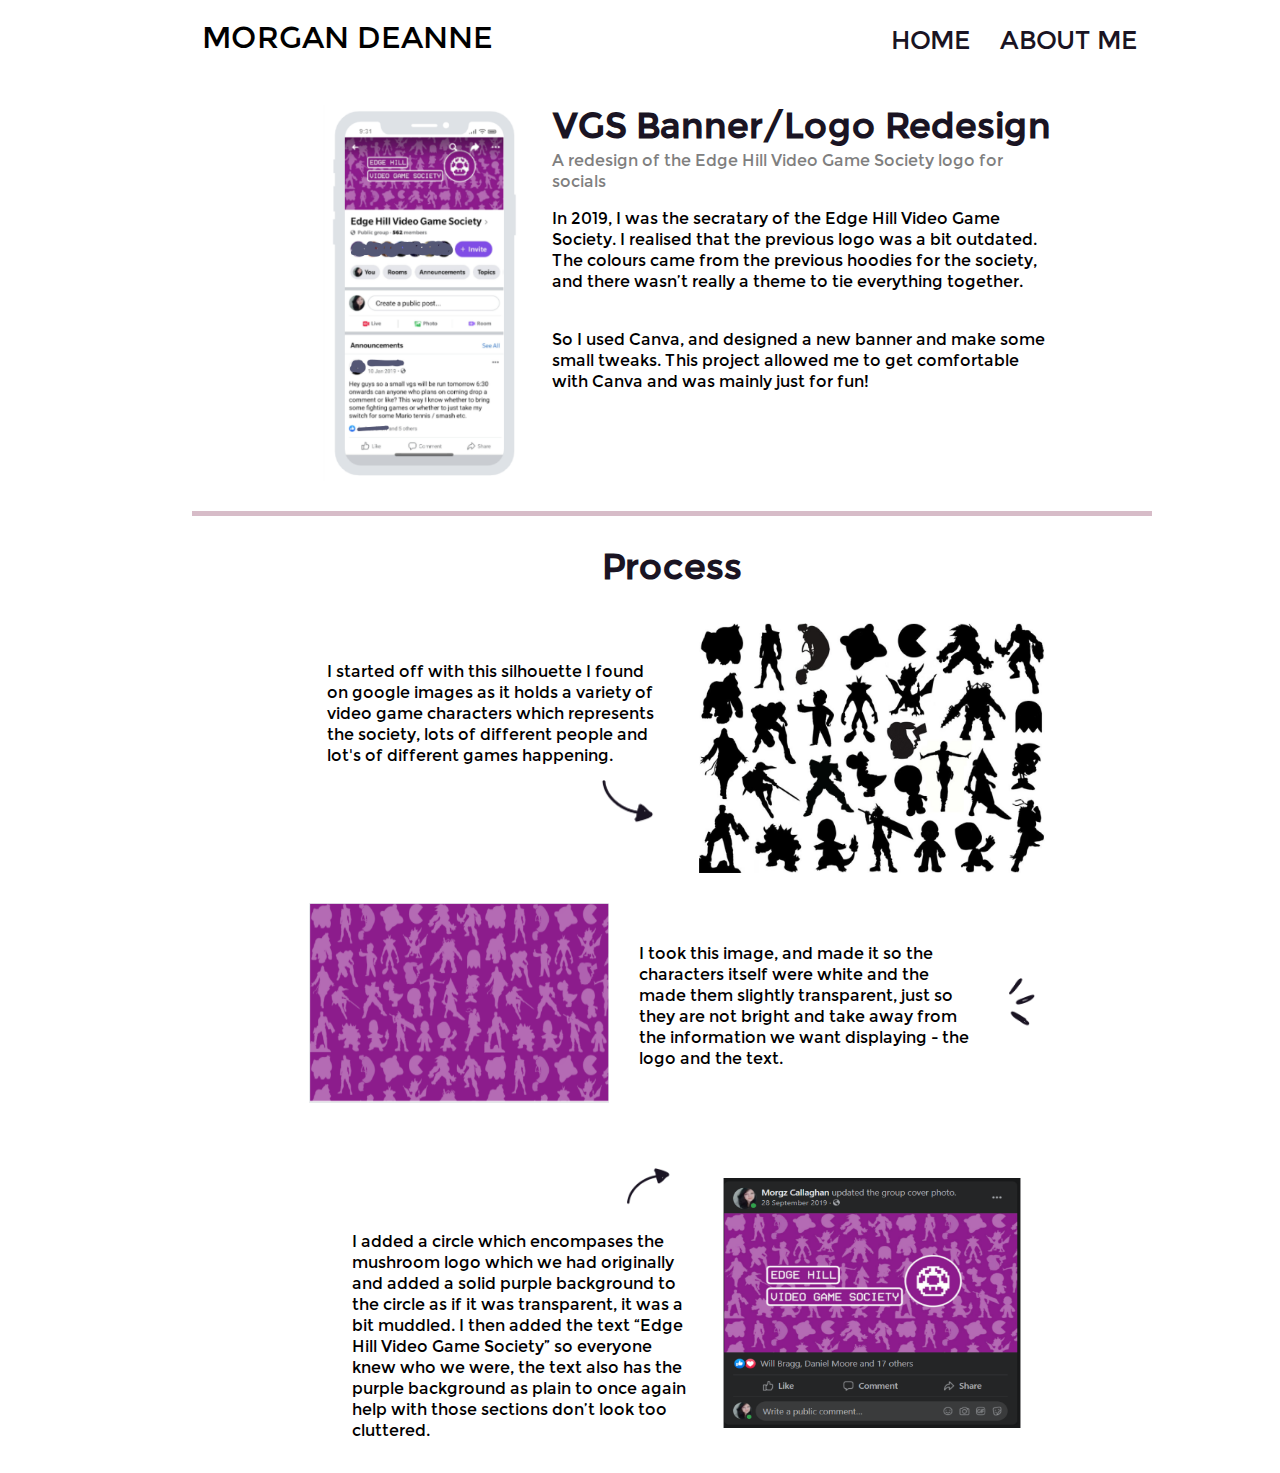
<file: indivdual-works/VGS - GraphicDesign.html>
<!DOCTYPE html>
<html lang="en">
<head>
    <meta charset="UTF-8">
    <meta name="description" content="Morgan Deanne | VGS Graphic Design">
    <meta name="keywords" content="graphic design">
    <meta name="author" content="Morgan Deanne">
    <meta name="viewport" content="width=device-width, initial-scale=1.0">
    <title>Morgan Deanne | VGS Graphic Design</title>
    
    <link rel="stylesheet" href="../stylesheet.css"/>
    <link rel="stylesheet" href="../layout.css"/>
</head>
    
<body>
    
    <header>
        <div id="morganDeanneLogo">MORGAN DEANNE</div>
        <nav>
            <a class="navbarLinks" href="../index.html">HOME</a>
            <a class="navbarLinks" href="../aboutme.html">ABOUT ME</a>
        </nav>
    </header>
    
    <section id="indivWorkTopPink" class="indivWorkTop">
        <img id="indivWorksImage" src="../images-Home/VGS-GraphicDesign-MobileMockup.png"/>
        <div class="indivWorksDesc">
            <h2>VGS Banner/Logo Redesign</h2>
            <p id="subtext">A redesign of the Edge Hill Video Game Society logo for socials</p>
            <p>In 2019, I was the secratary of the Edge Hill Video Game Society. I realised that the previous logo was a bit outdated. The colours came from the previous hoodies for the society, and there wasn’t really a theme to tie everything together.</p><p><br/> So I used Canva, and designed a new banner and make some small tweaks. This project allowed me to get comfortable with Canva and was mainly just for fun!</p>
        </div>  
        
    </section>
    
    <section class="indivWorkBot">
        <h2>Process</h2>
        <div class="indivWorkSection">
            <div class="indivWorkText" id="indivWorkText1">
                <p>I started off with this silhouette I found on google images as it holds a variety of video game characters which represents the society, lots of different people and lot's of different games happening.</p>
                <img alt="" id="IndivWorkArrow1" src="../images-Home/arrowDoodleRightLow.png"/>
            </div>
            <img alt="Silhouettes of video game characters" id="VGSImage1" src="../images-Home/VGS-GraphicDesign-1.png"/>
        </div>
        <div id="section2" class="indivWorkSection">
            <img alt="Silhouettes of video game characters in purple" id="VGSImage2" src="../images-Home/VGS-GraphicDesign-2.png"/>
            <div class="indivWorkText" id="indivWorkText2">
                <p>I took this image, and made it so the characters itself were white and the made them slightly transparent, just so they are not bright and take away from the information we want displaying - the logo and the text.</p>
            </div>
            <img alt="" id="IndivWorkSparkle1" src="../images-Home/sparkle-right.png"/>
            
        </div>
        <div id="section2" class="indivWorkSection">
            <div class="indivWorkText" id="indivWorkText2">
                <img alt="" id="indivWorkArrow2" src="../images-Home/arrowDoodleRightHigh.png"/>
                <p>I added a circle which encompases the mushroom logo which we had originally and added a solid purple background to the circle as if it was transparent, it was a bit muddled. I then added the text “Edge Hill Video Game Society” so everyone knew who we were, the text also has the purple background as plain to once again help with those sections don’t look too cluttered.</p>
            </div>
            <img alt="Facebook post of purple silhouttes with text, Edge Hill Video Game Society " id="VGSImage3" src="../images-Home/VGS-GraphicDesign-3.png"/>
            
        </div>
        
        

    
    </section>
    
</body>
</file>
<file: stylesheet.css>
/* COLOUR PALLETTE */
/* Blush Pink: D7BCC8 */
/* Light Pink: F3D9DC */
/* Teddy Brown: AB9598 */
/* Rosy Red: C78283 */
/* Purple: 545775 */
/* Black-ish: 1A1423 */
/* Pastel Purple: 8B8EAF */

/*FONTS*/
@font-face {
    font-family: Myanmar-Khyay;
    src: url(fonts/Myanmar-Khyay.ttf.woff);
}
@font-face {
    font-family: Handwriting;
    src: url(fonts/Myfont1-Regular.ttf);
}

/* BODY STYLES */

body{
    font-family: Myanmar-Khyay;
}

/* HEADINGS STYLES */

h1{
    font-family: Handwriting;
    color: #1A1423;
    font-size: 40px;
    padding: 0;
    margin: 0;
}
h2{
    color: #1A1423;
    font-size: 35px;
    text-align: center;
    padding: 0px 0px 0px 0px;
    margin: 0px 0px 0px 0px;
}

#subtext{
    margin: 0;
    padding: 0;
    color: #807F7F;
}
p{
}

/* NAVIGATION STYLES */

nav a{
    text-decoration: none;
    color: #1A1423;
}
nav a:hover{
    text-decoration: none;
    color: #D7BCC8;
}
nav a:active{
    text-decoration: none;
    color: #D7BCC8;
}

/* RECENT WORKS STYLES */
.homeRecentProject{
}

#socialCardRed{
        background-color: #8D3F42;
    }
#socialCardPurple{
        background-color: #545775;
    }

#workCardPink{
    border: solid 5px #D7BCC8;
}
#workCardRed{
    border: solid 5px #C78283;
}
#workCardPurple{
    border: solid 5px #545775;
}
#overlay-pink{
    background-color: #D7BCC8;
}
.overlay a{
    color: #1A1423;
    text-decoration: none;
    
}
#overlay-red{
    background-color: #C78283;
}
#overlay-purple{
    background-color: #8B8EAF;
}
#overlay-pink a:hover {
    color: #C78283;
    text-decoration: none;
}
#overlay-red a:hover {
    color: #545775;
    text-decoration: none;
}
#overlay-purple a:hover {
    color: #D7BCC8;
    text-decoration: none;
}

#indivWorkTopPink{
        border-color: #D7BCC8;
        
    }
#indivWorkTopRed{
        border-color: #C78283;
        
    }
#indivWorkTopPurple{
        border-color: #8B8EAF;
        
    }
</file>
<file: layout.css>
@media only screen and (min-width: 950px){
    
    body{
        margin: 10px 15% 0px 15%;
        width: 75%;
    }
    
    header{
        display: flex;
    }
    #morganDeanneLogo{
        font-size: 30px; 
        width: 50%;
        padding: 10px;
        margin: 0px;
    }
    nav{
        font-size: 25px;
        width: 50%;
        display: flex;
        flex-direction:row;
        justify-content: flex-end;
    }
    .navbarLinks{
        margin: 5px;
        padding: 10px;
    }

    #aboutmeSummaryTop {
        
        display: flex;
        justify-content: center;
        margin: 30px 0px 0px 0px;
    }
    #aboutmeText{
        width: 450px;
        margin: 30px 30px 30px 30px;
    }
    #aboutmeImage{
        object-fit: cover;
        height: 300px;
        width: 300px;
        align-self: center;
    }
    #aboutmeSocials{
        display: flex;
        justify-content: center;
    }
    .shareDoodle{
        height: 70px;
    }
    .socialCard{
        display: flex;
        width: 300px;
        color: #fff;
        margin: 0px 30px 0px 30px;
    }
    .socialCard a{
        display: flex;
        width: 300px;
        color: #fff;
        text-decoration: none;
    }
    .socialImage{
        height: 50px;
        padding: 13px
    }
    #socialCardText{
        margin: 20px 0px 0px 0px;
    }
    #socialCardTitle{
        margin: 0;
    }
    #socialCardTag{
        margin: 0;
    }
    
    #homeSummary{
        
    }
    #homeSummaryTop{
        display: flex;
        justify-content: center;
        margin: 30px 0px 0px 0px;
    }
    #homeSummaryBot{
        display: flex;
        justify-content: center;
        margin: 30px 0px 0px 0px;
        
    }
    #imageHomeSummary{
        object-fit: cover;
        height: 300px;
        width: 300px;
    }
    #doodleAndTextHomeSummary{
        margin: 40px 0px 0px 20px ;
    }
    #doodleHomeSummary {
        width: 100px;
        height: 90px;
    }
    #textHomeSummary{
        padding: 0px;
        width: 500px;
    }
    #doodleDivider{
        width: 500px;
        justify-self: center;
    }
    
    #workCards{
        margin: 30px 0px 0px 0px ;
    }
    #workCardsTop{
        margin: 30px 0px 0px 0px;
        display: flex;
        justify-content: center;
        flex-flow: row wrap;
        align-items: flex-start;
    }
    #workCardsBot{
        display: flex;
        justify-content: center;
        margin: 30px 0px 0px 0px;
    }
    .workCardWithSparkle{
        display: flex;
        width: 500px;
        margin: 0px 0px 30px 0px;
    }
    .sparkle{
        opacity: 0;
        height: 90px;
        margin: 0px 10px 0px 10px ;
    }
    #sparkle-right{
        align-self: flex-end;
    }
    .workCard{
        position: relative;
        width: 300px;
        height: 300px;
    }
    .workCardImage{
        object-fit:cover;
        display: block;
        height: 300px;
        margin: 0px 0px 0px 70px ;
    }
    #monitorMockup{
        margin: 0px 0px 0px 0px ;
        object-fit: cover;
        width: 300px;
    }
    .overlay {
        position: absolute;
        bottom: 0;
        left: 20;
        opacity: 90%;
        overflow: hidden;
        width: 300px;
        height: 0;
        transition: .3s ease;
    }
    .workCardWithSparkle:hover .sparkle {
        opacity: 1;
        
    }
    .workCard:hover .overlay {
        height: 300px;
    }
    .workCardText {
        font-size: 20px;
        position: absolute;
        top: 130px;
        left: 130px;
        width: 250px;
        -webkit-transform: translate(-50%, -50%);
        -ms-transform: translate(-50%, -50%);
        transform: translate(-50%, -50%);
    }
    
    .indivWorkTop{
        display: flex;
        justify-content: center;
        border-bottom: solid 5px;
        padding: 0px 0px 0px 0px;
        margin: 30px 0px 30px 0px;
        padding: 0px 0px 30px 0px;
    }
    #indivWorksImageMonitor{
        height: 250px; 
        margin: 52px 30px 0px 0px;
    }
    .indivWorkBot{
        display: flex;
        flex-direction: column;
        padding: 0px 0px 0px 0px;
        margin: 30px 0px 0px 0px;
    }
    .indivWorksDesc{
        width: 500px;
    }
    #indivWorksImage{
        width: 200px;
        padding: 0px 0px 0px 0px;
        margin: 0px 30px 0px 30px;
    }
    .indivWorkSection{
        display: flex;
        justify-content: center;
        padding: 0px 0px 0px 0px;
        margin: 30px 0px 0px 0px;
    }
    .indivWorkSection p{
        padding: 0px 0px 0px 0px;
        margin: 0px 0px 0px 0px;
    }
    .indivWorkText{
        width: 340px;
        margin: 30px 30px 30px 30px;
        
    }
    .indivWorkText p {
        margin: 10px 0px 0px 0px;
    }
    #indivWorkText2{
        width: 340px;
        margin: 30px 30px 30px 30px;
        align-self: center;
        
    }
    #IndivWorkArrow1{
        height: 50px;
        padding: 0px 0px 0px 0px;
        margin: 10px 0px 0px 270px;
    }
    #indivWorkArrow2 {
        width: 50px;
        margin: 0px 0px 10px 270px;
    }
    #IndivWorkSparkle1{
        height: 50px;
        align-self: center;
    }
    #VGSImage1{
        width: 350px;
        height: 250px;
    }
    #VGSImage2{
        width: 300px;
        height: 200px;
    }
    #VGSImage3{
        width: 300px;
        height: 250px;
        align-self: center;
    }
    #LBPImage1{
        width: 400px;
    }
    #LBPImage2{
        
    }
    #LBPImage3{
        height: 600px;
    }
    #PortfolioImage1{
        align-self: center;
        height: 400px ;
    }
    #PortfolioImage2{
        align-self: center;
        height: 300px;
    }
    #PortfolioImage3{
        align-self: center;
        height: 300px;
    }
    
}

@media only screen and (max-width: 950px){
    body{
        margin: 10px 10px 0px 50px;
        width: 75%;
    }
    
    header{
        display: flex;
    }
    #morganDeanneLogo{
        font-size: 25px; 
        width: 50%;
        padding: 10px;
        margin: 0px;
    }
    nav{
        font-size: 20px;
        width: 50%;
        display: flex;
        flex-direction:row;
        justify-content: flex-end;
    }
    .navbarLinks{
        margin: 2px;
        padding: 8px;
    }

    #homeSummary{
        
    }
    #homeSummaryTop{
        display: flex;
        flex-direction: column-reverse;
        justify-content: center;
        margin: 30px 0px 0px 0px;
    }
    #homeSummaryTop h1{
        
        font-size: 30px;
    }
    #homeSummaryBot{
        display: flex;
        justify-content: center;
        margin: 30px 0px 0px 0px;
        
    }
    #imageHomeSummary{
        object-fit: cover;
        height: 300px;
        width: 300px;
    }
    #doodleAndTextHomeSummary{
        margin: 40px 0px 0px 20px ;
    }
    #doodleHomeSummary {
        width: 0;
        height: 0;
    }
    #textHomeSummary{
        padding: 0px;
        width: 500px;
    }
    #doodleDivider{
        width: 500px;
        justify-self: center;
    }
    
    #workCards h2{
        font-size: 25px;
        margin: 30px 0px 30px 0px ;
    }
    #workCards{
        display: flex;
        flex-direction: column;
        justify-content: center;
        margin: 0px 0px 0px 0px;
    }
    #workCardsTop{
        display: flex;
        flex-direction: column;
        justify-content: center;
    }
    .workCardWithSparkle{
        display: flex;
        justify-content: center;
        width: 500px;
        margin: 0px 0px 30px 0px;
    }
    .sparkle{
        opacity: 0;
        height: 90px;
        margin: 0px 10px 0px 10px ;
    }
    #sparkle-right{
        align-self: flex-end;
    }
    .workCard{
        position: relative;
        width: 300px;
        height: 300px;
    }
    .workCardImage{
        display: block;
        height: 300px;
        margin: 0px 0px 0px 70px ;
    }
    #monitorMockup{
        margin: 0px 0px 0px 0px ;
        object-fit: cover;
        width: 300px;
    }
    .overlay {
        position: absolute;
        bottom: 0;
        left: 20;
        opacity: 90%;
        overflow: hidden;
        width: 300px;
        height: 0;
        transition: .3s ease;
    }
    .workCardWithSparkle:hover .sparkle {
        opacity: 1;
        
    }
    .workCard:hover .overlay {
        height: 300px;
    }
    .workCardText {
        font-size: 20px;
        position: absolute;
        top: 130px;
        left: 130px;
        width: 250px;
        -webkit-transform: translate(-50%, -50%);
        -ms-transform: translate(-50%, -50%);
        transform: translate(-50%, -50%);
    }
    
}
</file>
